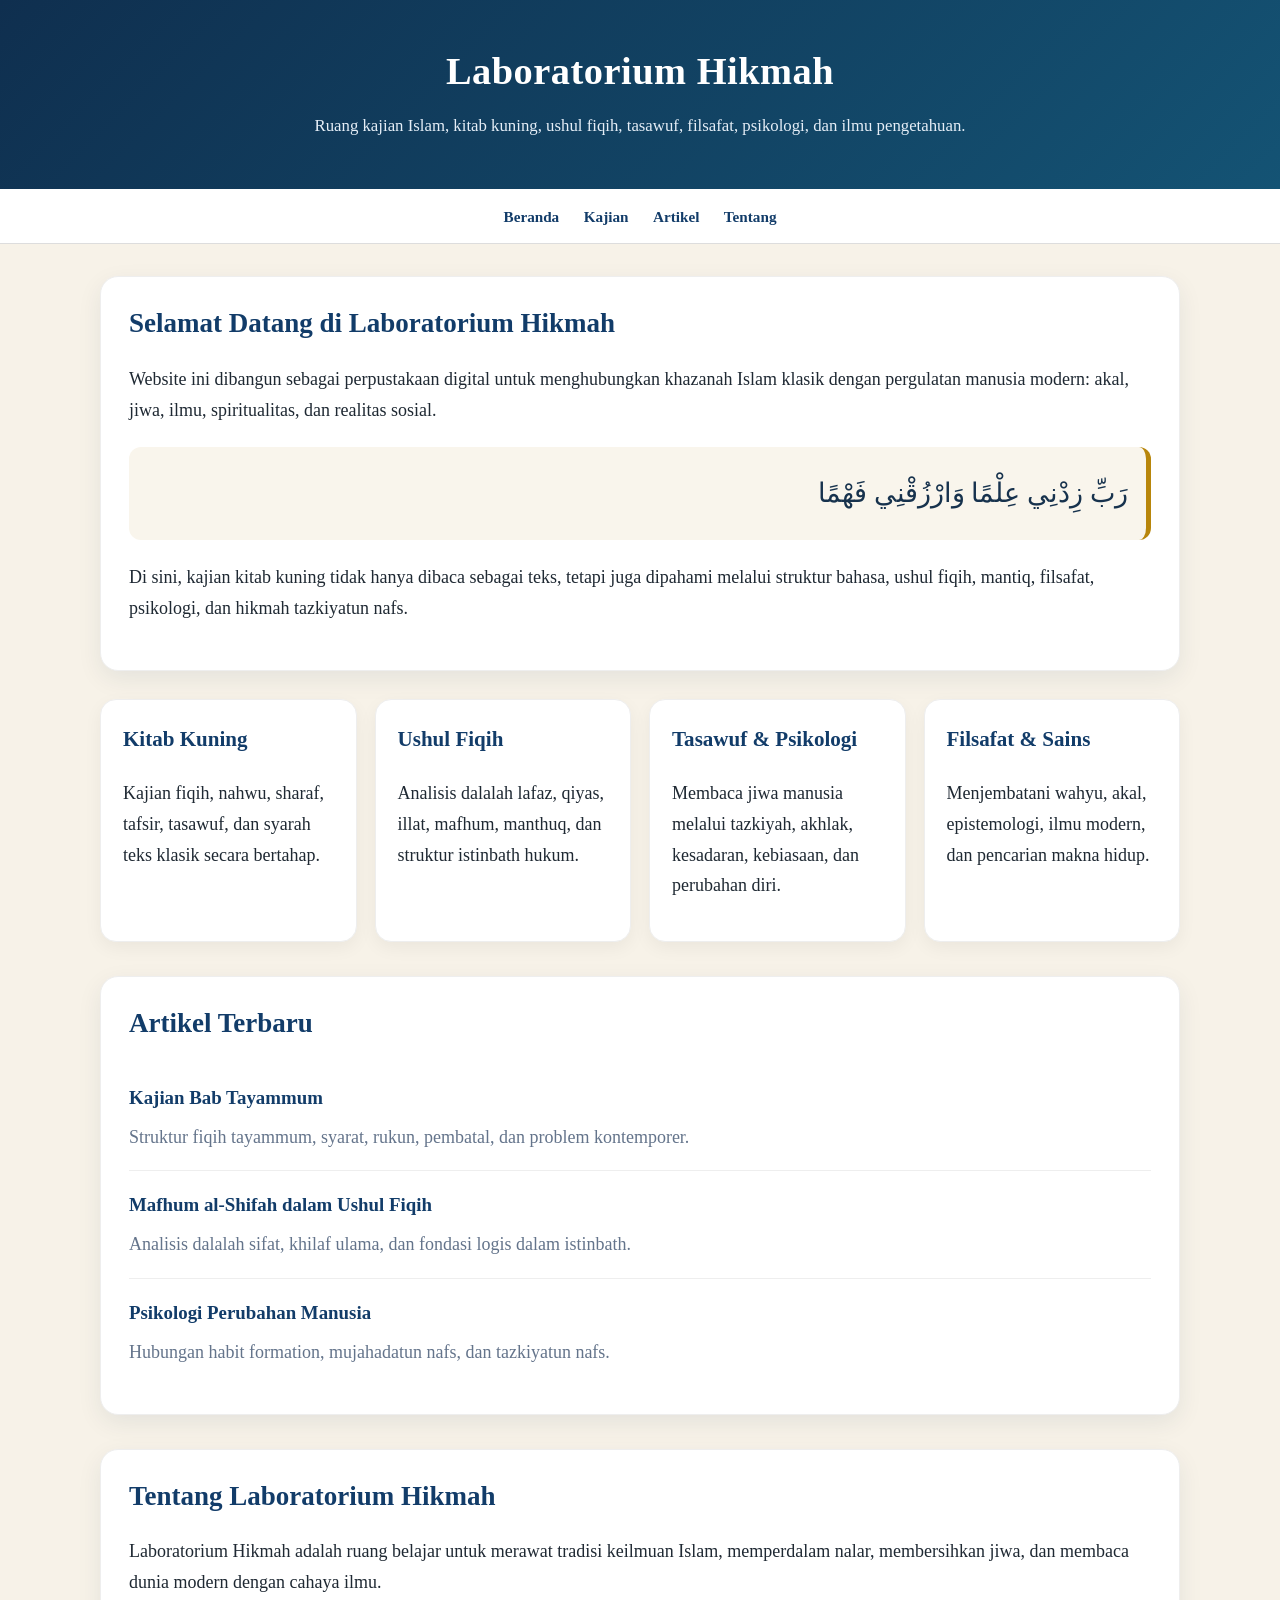
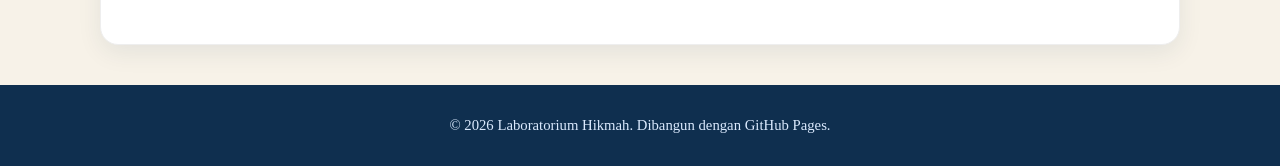
<file: index.html>
<!DOCTYPE html>
<html lang="id">
<head>
  <meta charset="UTF-8" />
  <meta name="viewport" content="width=device-width, initial-scale=1.0" />

  <title>Laboratorium Hikmah</title>

  <meta name="description" content="Laboratorium Hikmah adalah ruang kajian Islam, kitab kuning, filsafat, psikologi, tasawuf, dan ilmu pengetahuan." />

<link rel="stylesheet" href="assets/css/style.css">
</head>

<body>

  <header>
    <h1>Laboratorium Hikmah</h1>
    <p>Ruang kajian Islam, kitab kuning, ushul fiqih, tasawuf, filsafat, psikologi, dan ilmu pengetahuan.</p>
  </header>

 <nav>
  <a href="#beranda">Beranda</a>
  <a href="#kajian">Kajian</a>
  <a href="artikel/">Artikel</a>
  <a href="#tentang">Tentang</a>
</nav>

  <main class="container" id="beranda">

    <section class="hero">
      <h2>Selamat Datang di Laboratorium Hikmah</h2>

      <p>
        Website ini dibangun sebagai perpustakaan digital untuk menghubungkan khazanah Islam klasik
        dengan pergulatan manusia modern: akal, jiwa, ilmu, spiritualitas, dan realitas sosial.
      </p>

      <div class="arabic">
        رَبِّ زِدْنِي عِلْمًا وَارْزُقْنِي فَهْمًا
      </div>

      <p>
        Di sini, kajian kitab kuning tidak hanya dibaca sebagai teks, tetapi juga dipahami melalui
        struktur bahasa, ushul fiqih, mantiq, filsafat, psikologi, dan hikmah tazkiyatun nafs.
      </p>
    </section>

    <section class="grid" id="kajian">

      <div class="card">
        <h3>Kitab Kuning</h3>
        <p>Kajian fiqih, nahwu, sharaf, tafsir, tasawuf, dan syarah teks klasik secara bertahap.</p>
      </div>

      <div class="card">
        <h3>Ushul Fiqih</h3>
        <p>Analisis dalalah lafaz, qiyas, illat, mafhum, manthuq, dan struktur istinbath hukum.</p>
      </div>

      <div class="card">
        <h3>Tasawuf & Psikologi</h3>
        <p>Membaca jiwa manusia melalui tazkiyah, akhlak, kesadaran, kebiasaan, dan perubahan diri.</p>
      </div>

      <div class="card">
        <h3>Filsafat & Sains</h3>
        <p>Menjembatani wahyu, akal, epistemologi, ilmu modern, dan pencarian makna hidup.</p>
      </div>

    </section>

    <section class="article-list" id="artikel">
      <h2>Artikel Terbaru</h2>

      <div class="article-item">
        <a href="artikel/tayammum.html">Kajian Bab Tayammum</a>
        <p>Struktur fiqih tayammum, syarat, rukun, pembatal, dan problem kontemporer.</p>
      </div>

      <div class="article-item">
        <a href="#">Mafhum al-Shifah dalam Ushul Fiqih</a>
        <p>Analisis dalalah sifat, khilaf ulama, dan fondasi logis dalam istinbath.</p>
      </div>

      <div class="article-item">
        <a href="#">Psikologi Perubahan Manusia</a>
        <p>Hubungan habit formation, mujahadatun nafs, dan tazkiyatun nafs.</p>
      </div>

    </section>

    <section class="hero" id="tentang" style="margin-top: 34px;">
      <h2>Tentang Laboratorium Hikmah</h2>
      <p>
        Laboratorium Hikmah adalah ruang belajar untuk merawat tradisi keilmuan Islam,
        memperdalam nalar, membersihkan jiwa, dan membaca dunia modern dengan cahaya ilmu.
      </p>
    </section>

  </main>

  <footer>
    © 2026 Laboratorium Hikmah. Dibangun dengan GitHub Pages.
  </footer>

</body>
</html>
</file>
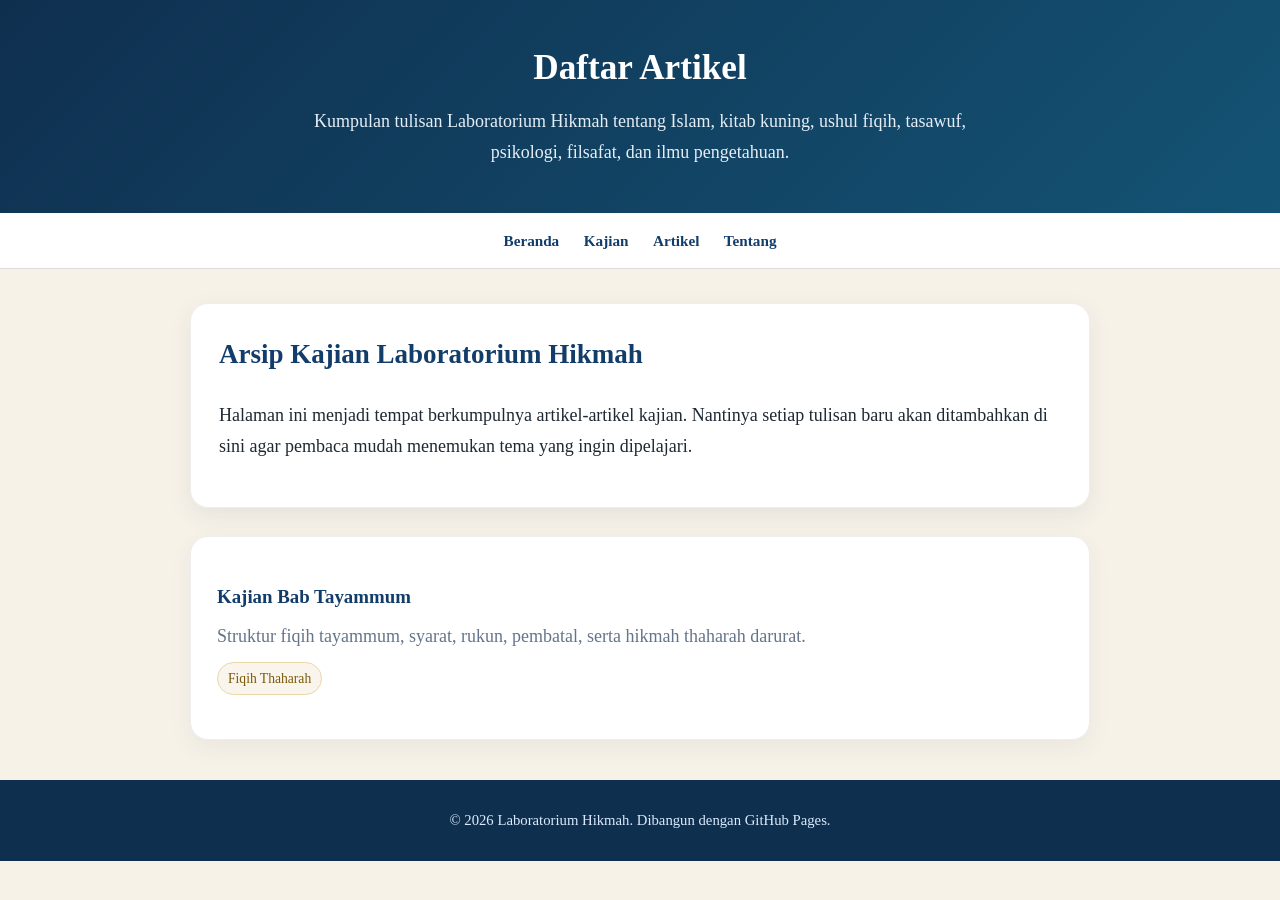
<file: artikel/index.html>
<!DOCTYPE html>
<html lang="id">
<head>
  <meta charset="UTF-8" />
  <meta name="viewport" content="width=device-width, initial-scale=1.0" />

  <title>Daftar Artikel - Laboratorium Hikmah</title>

  <meta name="description" content="Daftar artikel Laboratorium Hikmah: kajian Islam, kitab kuning, ushul fiqih, tasawuf, psikologi, filsafat, dan ilmu pengetahuan." />

  <style>
    :root {
      --bg: #f7f2e8;
      --card: #ffffff;
      --text: #1f2933;
      --muted: #64748b;
      --primary: #123c69;
      --accent: #b8860b;
    }

    * {
      box-sizing: border-box;
    }

    body {
      margin: 0;
      font-family: Georgia, "Times New Roman", serif;
      background: var(--bg);
      color: var(--text);
      line-height: 1.7;
      font-size: 18px;
    }

    header {
      background: linear-gradient(135deg, #0f2f4f, #145374);
      color: white;
      padding: 46px 22px;
      text-align: center;
    }

    header h1 {
      margin: 0;
      font-size: 2.2rem;
      line-height: 1.25;
    }

    header p {
      max-width: 720px;
      margin: 16px auto 0;
      color: #e5eef7;
    }

    nav {
      background: #ffffff;
      border-bottom: 1px solid #ddd;
      padding: 12px 16px;
      text-align: center;
      position: sticky;
      top: 0;
      z-index: 10;
    }

    nav a {
      color: var(--primary);
      text-decoration: none;
      margin: 0 10px;
      font-weight: bold;
      font-size: 0.95rem;
    }

    .container {
      width: min(900px, 92%);
      margin: 34px auto;
    }

    .intro {
      background: var(--card);
      padding: 28px;
      border-radius: 18px;
      box-shadow: 0 8px 24px rgba(15, 47, 79, 0.08);
      border: 1px solid #eee;
      margin-bottom: 28px;
    }

    .intro h2 {
      margin-top: 0;
      color: var(--primary);
    }

    .article-list {
      background: var(--card);
      padding: 26px;
      border-radius: 18px;
      border: 1px solid #eee;
      box-shadow: 0 8px 24px rgba(15, 47, 79, 0.06);
    }

    .article-item {
      padding: 18px 0;
      border-bottom: 1px solid #eee;
    }

    .article-item:last-child {
      border-bottom: none;
    }

    .article-item a {
      color: var(--primary);
      font-weight: bold;
      text-decoration: none;
      font-size: 1.18rem;
    }

    .article-item a:hover {
      text-decoration: underline;
    }

    .article-item p {
      margin: 8px 0 0;
      color: var(--muted);
    }

    .category {
      display: inline-block;
      margin-top: 10px;
      padding: 4px 10px;
      border-radius: 999px;
      background: #f9f5ec;
      color: #7a5a08;
      font-size: 0.85rem;
      border: 1px solid #ead7a5;
    }

    footer {
      text-align: center;
      padding: 28px 16px;
      margin-top: 40px;
      background: #0f2f4f;
      color: #dbeafe;
      font-size: 0.92rem;
    }

    @media (max-width: 600px) {
      body {
        font-size: 17px;
      }

      header h1 {
        font-size: 1.8rem;
      }

      .intro,
      .article-list {
        padding: 22px;
      }

      nav a {
        display: inline-block;
        margin: 6px 8px;
      }
    }
  </style>
</head>

<body>

  <header>
    <h1>Daftar Artikel</h1>
    <p>Kumpulan tulisan Laboratorium Hikmah tentang Islam, kitab kuning, ushul fiqih, tasawuf, psikologi, filsafat, dan ilmu pengetahuan.</p>
  </header>

  <nav>
    <a href="../index.html">Beranda</a>
    <a href="../index.html#kajian">Kajian</a>
    <a href="index.html">Artikel</a>
    <a href="../index.html#tentang">Tentang</a>
  </nav>

  <main class="container">

    <section class="intro">
      <h2>Arsip Kajian Laboratorium Hikmah</h2>
      <p>
        Halaman ini menjadi tempat berkumpulnya artikel-artikel kajian. Nantinya setiap tulisan baru
        akan ditambahkan di sini agar pembaca mudah menemukan tema yang ingin dipelajari.
      </p>
    </section>

    <section class="article-list">

      <div class="article-item">
        <a href="tayammum.html">Kajian Bab Tayammum</a>
        <p>Struktur fiqih tayammum, syarat, rukun, pembatal, serta hikmah thaharah darurat.</p>
        <span class="category">Fiqih Thaharah</span>
      </div>

    </section>

  </main>

  <footer>
    © 2026 Laboratorium Hikmah. Dibangun dengan GitHub Pages.
  </footer>

</body>
</html>
</file>
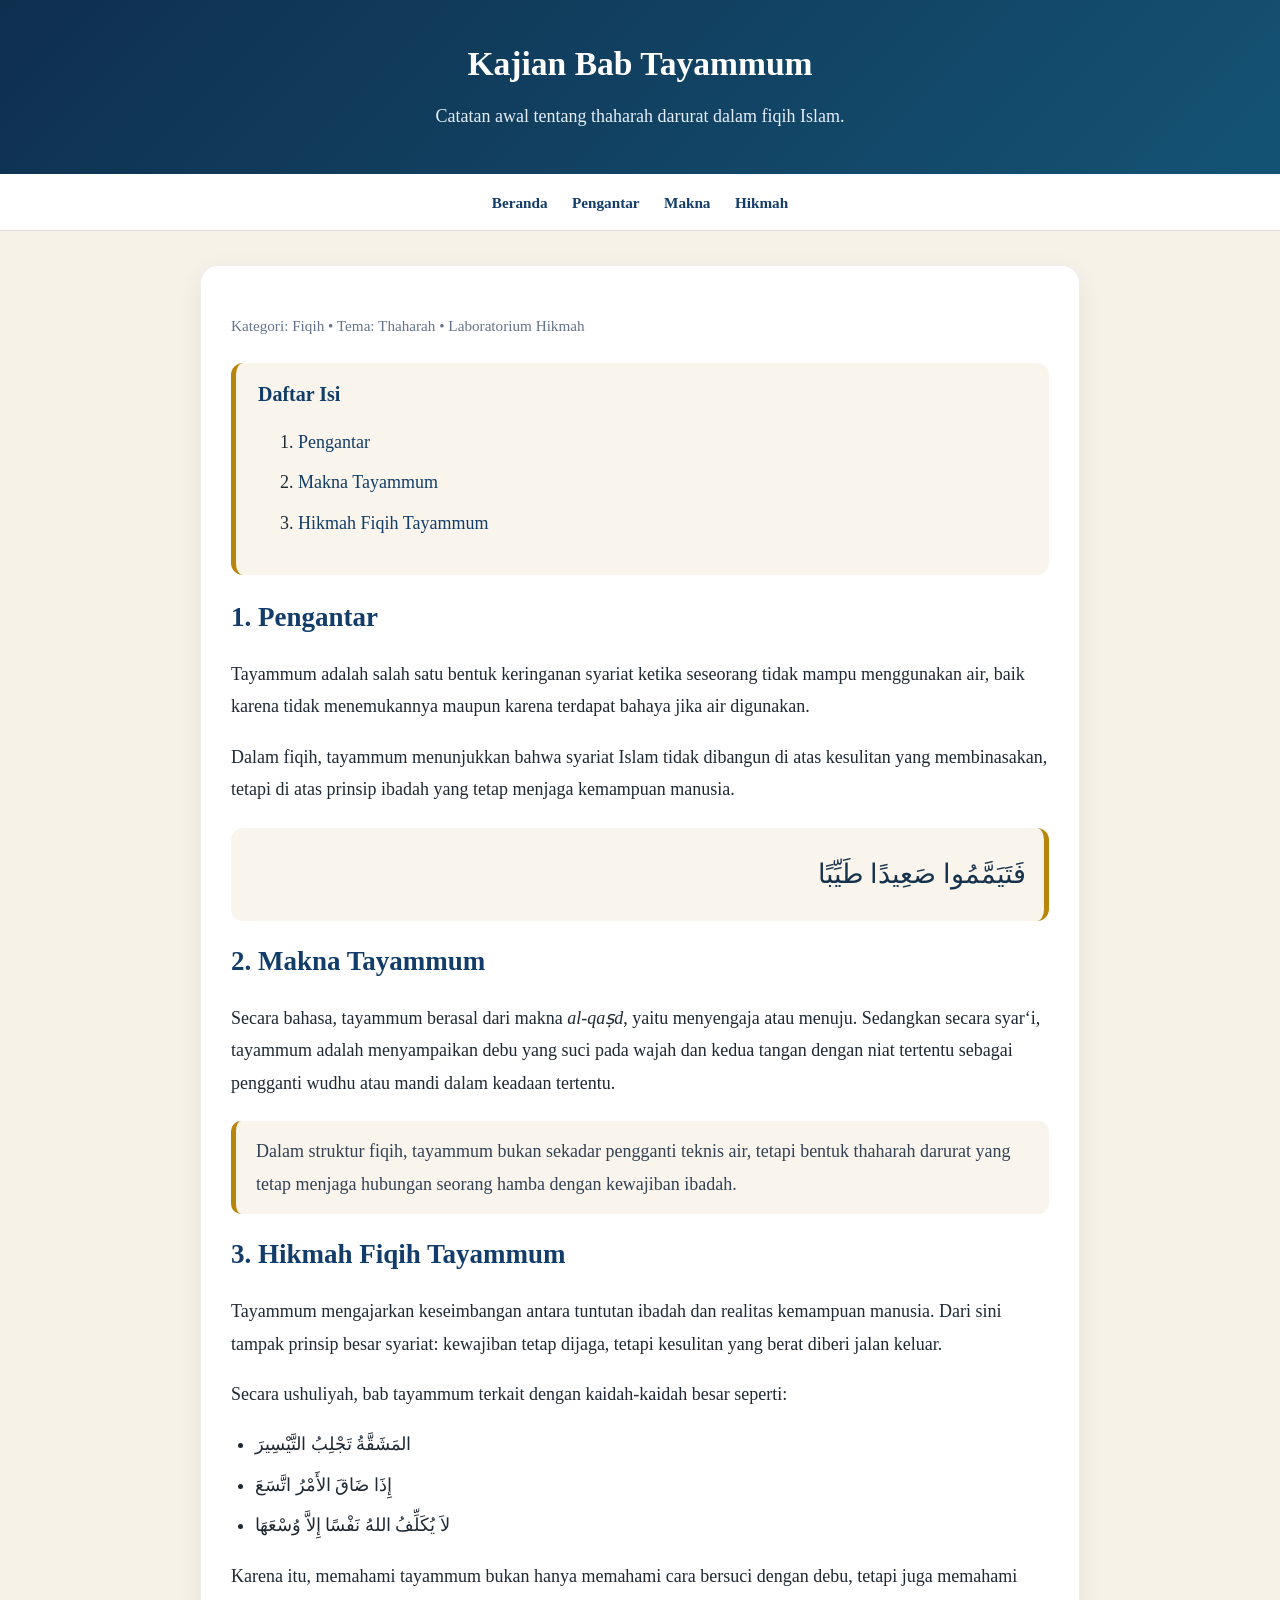
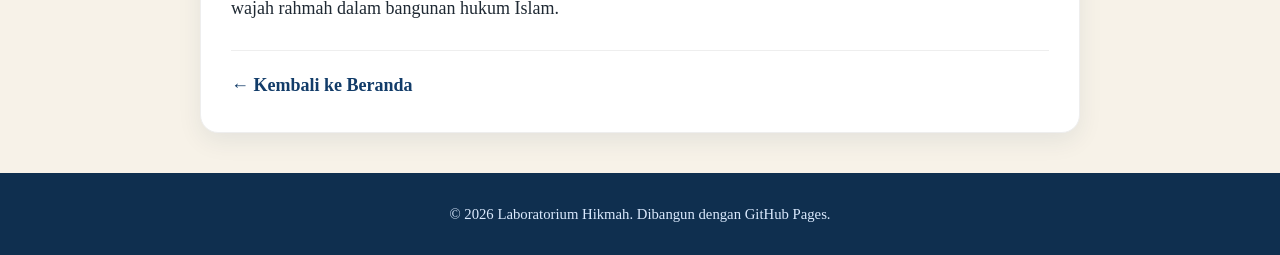
<file: artikel/tayammum.html>
<!DOCTYPE html>
<html lang="id">
<head>
  <meta charset="UTF-8" />
  <meta name="viewport" content="width=device-width, initial-scale=1.0" />

  <title>Kajian Bab Tayammum - Laboratorium Hikmah</title>

  <meta name="description" content="Kajian awal tentang bab tayammum dalam fiqih Islam, meliputi pengertian, fungsi, dan kedudukannya sebagai thaharah darurat." />

  <style>
    :root {
      --bg: #f7f2e8;
      --card: #ffffff;
      --text: #1f2933;
      --muted: #64748b;
      --primary: #123c69;
      --accent: #b8860b;
      --soft: #e8dcc3;
    }

    * {
      box-sizing: border-box;
    }

    body {
      margin: 0;
      font-family: Georgia, "Times New Roman", serif;
      background: var(--bg);
      color: var(--text);
      line-height: 1.8;
      font-size: 18px;
    }

    header {
      background: linear-gradient(135deg, #0f2f4f, #145374);
      color: white;
      padding: 42px 20px;
      text-align: center;
    }

    header h1 {
      margin: 0;
      font-size: 2.1rem;
      line-height: 1.3;
    }

    header p {
      margin: 14px auto 0;
      max-width: 760px;
      color: #e5eef7;
    }

    nav {
      background: #ffffff;
      border-bottom: 1px solid #ddd;
      padding: 12px 16px;
      text-align: center;
      position: sticky;
      top: 0;
      z-index: 10;
    }

    nav a {
      color: var(--primary);
      text-decoration: none;
      margin: 0 10px;
      font-weight: bold;
      font-size: 0.95rem;
    }

    .container {
      width: min(880px, 92%);
      margin: 34px auto;
    }

    article {
      background: var(--card);
      border-radius: 18px;
      padding: 30px;
      box-shadow: 0 8px 24px rgba(15, 47, 79, 0.08);
      border: 1px solid #eee;
    }

    h2, h3 {
      color: var(--primary);
      line-height: 1.35;
    }

    .meta {
      color: var(--muted);
      font-size: 0.95rem;
      margin-bottom: 24px;
    }

    .toc {
      background: #f9f5ec;
      border-left: 5px solid var(--accent);
      padding: 18px 22px;
      border-radius: 12px;
      margin: 24px 0;
    }

    .toc h2 {
      margin-top: 0;
      font-size: 1.25rem;
    }

    .toc a {
      color: var(--primary);
      text-decoration: none;
    }

    .arabic {
      direction: rtl;
      text-align: right;
      font-size: 1.7rem;
      line-height: 2.1;
      color: #17324d;
      background: #f9f5ec;
      padding: 18px;
      border-right: 5px solid var(--accent);
      border-radius: 12px;
      margin: 22px 0;
    }

    blockquote {
      border-left: 5px solid var(--accent);
      background: #f9f5ec;
      padding: 14px 20px;
      margin: 22px 0;
      border-radius: 10px;
      color: #334155;
    }

    ul {
      padding-left: 24px;
    }

    li {
      margin-bottom: 8px;
    }

    .back {
      margin-top: 26px;
      padding-top: 18px;
      border-top: 1px solid #eee;
    }

    .back a {
      color: var(--primary);
      font-weight: bold;
      text-decoration: none;
    }

    footer {
      text-align: center;
      padding: 28px 16px;
      margin-top: 40px;
      background: #0f2f4f;
      color: #dbeafe;
      font-size: 0.92rem;
    }

    @media (max-width: 600px) {
      body {
        font-size: 17px;
      }

      article {
        padding: 22px;
      }

      header h1 {
        font-size: 1.75rem;
      }

      .arabic {
        font-size: 1.35rem;
      }

      nav a {
        display: inline-block;
        margin: 6px 8px;
      }
    }
  </style>
</head>

<body>

  <header>
    <h1>Kajian Bab Tayammum</h1>
    <p>Catatan awal tentang thaharah darurat dalam fiqih Islam.</p>
  </header>

  <nav>
    <a href="../index.html">Beranda</a>
    <a href="#pengantar">Pengantar</a>
    <a href="#makna">Makna</a>
    <a href="#hikmah">Hikmah</a>
  </nav>

  <main class="container">
    <article>

      <p class="meta">
        Kategori: Fiqih • Tema: Thaharah • Laboratorium Hikmah
      </p>

      <section class="toc">
        <h2>Daftar Isi</h2>
        <ol>
          <li><a href="#pengantar">Pengantar</a></li>
          <li><a href="#makna">Makna Tayammum</a></li>
          <li><a href="#hikmah">Hikmah Fiqih Tayammum</a></li>
        </ol>
      </section>

      <h2 id="pengantar">1. Pengantar</h2>

      <p>
        Tayammum adalah salah satu bentuk keringanan syariat ketika seseorang tidak mampu
        menggunakan air, baik karena tidak menemukannya maupun karena terdapat bahaya jika air
        digunakan.
      </p>

      <p>
        Dalam fiqih, tayammum menunjukkan bahwa syariat Islam tidak dibangun di atas kesulitan
        yang membinasakan, tetapi di atas prinsip ibadah yang tetap menjaga kemampuan manusia.
      </p>

      <div class="arabic">
        فَتَيَمَّمُوا صَعِيدًا طَيِّبًا
      </div>

      <h2 id="makna">2. Makna Tayammum</h2>

      <p>
        Secara bahasa, tayammum berasal dari makna <em>al-qaṣd</em>, yaitu menyengaja atau menuju.
        Sedangkan secara syar‘i, tayammum adalah menyampaikan debu yang suci pada wajah dan kedua
        tangan dengan niat tertentu sebagai pengganti wudhu atau mandi dalam keadaan tertentu.
      </p>

      <blockquote>
        Dalam struktur fiqih, tayammum bukan sekadar pengganti teknis air, tetapi bentuk
        thaharah darurat yang tetap menjaga hubungan seorang hamba dengan kewajiban ibadah.
      </blockquote>

      <h2 id="hikmah">3. Hikmah Fiqih Tayammum</h2>

      <p>
        Tayammum mengajarkan keseimbangan antara tuntutan ibadah dan realitas kemampuan manusia.
        Dari sini tampak prinsip besar syariat: kewajiban tetap dijaga, tetapi kesulitan yang berat
        diberi jalan keluar.
      </p>

      <p>
        Secara ushuliyah, bab tayammum terkait dengan kaidah-kaidah besar seperti:
      </p>

      <ul>
        <li>المَشَقَّةُ تَجْلِبُ التَّيْسِيرَ</li>
        <li>إِذَا ضَاقَ الأَمْرُ اتَّسَعَ</li>
        <li>لاَ يُكَلِّفُ اللهُ نَفْسًا إِلاَّ وُسْعَهَا</li>
      </ul>

      <p>
        Karena itu, memahami tayammum bukan hanya memahami cara bersuci dengan debu, tetapi juga
        memahami wajah rahmah dalam bangunan hukum Islam.
      </p>

      <div class="back">
        <a href="../index.html">← Kembali ke Beranda</a>
      </div>

    </article>
  </main>

  <footer>
    © 2026 Laboratorium Hikmah. Dibangun dengan GitHub Pages.
  </footer>

</body>
</html>
</file>
<file: assets/css/style.css>
:root {
  --bg: #f7f2e8;
  --card: #ffffff;
  --text: #1f2933;
  --muted: #64748b;
  --primary: #123c69;
  --accent: #b8860b;
  --soft: #e8dcc3;
}

* {
  box-sizing: border-box;
}

body {
  margin: 0;
  font-family: Georgia, "Times New Roman", serif;
  background: var(--bg);
  color: var(--text);
  line-height: 1.7;
  font-size: 18px;
}

header {
  background: linear-gradient(135deg, #0f2f4f, #145374);
  color: white;
  padding: 48px 22px;
  text-align: center;
}

header h1 {
  margin: 0;
  font-size: 2.4rem;
  line-height: 1.2;
  letter-spacing: 0.5px;
}

header p {
  max-width: 720px;
  margin: 18px auto 0;
  font-size: 1.05rem;
  color: #e5eef7;
}

nav {
  background: #ffffff;
  border-bottom: 1px solid #ddd;
  padding: 12px 16px;
  text-align: center;
  position: sticky;
  top: 0;
  z-index: 10;
}

nav a {
  color: var(--primary);
  text-decoration: none;
  margin: 0 10px;
  font-weight: bold;
  font-size: 0.95rem;
}

nav a:hover {
  text-decoration: underline;
}

.container {
  width: min(1080px, 92%);
  margin: 32px auto;
}

.hero,
.intro,
.article-list,
article {
  background: var(--card);
  border-radius: 18px;
  padding: 28px;
  box-shadow: 0 8px 24px rgba(15, 47, 79, 0.08);
  border: 1px solid #eee;
}

.hero h2,
.intro h2,
.article-list h2,
article h2,
article h3 {
  margin-top: 0;
  color: var(--primary);
  line-height: 1.35;
}

.arabic {
  direction: rtl;
  text-align: right;
  font-size: 1.7rem;
  line-height: 2.1;
  color: #17324d;
  background: #f9f5ec;
  padding: 18px;
  border-right: 5px solid var(--accent);
  border-radius: 12px;
  margin: 22px 0;
}

.grid {
  display: grid;
  grid-template-columns: repeat(auto-fit, minmax(220px, 1fr));
  gap: 18px;
  margin-top: 28px;
}

.card {
  background: var(--card);
  padding: 22px;
  border-radius: 16px;
  border: 1px solid #eee;
  box-shadow: 0 6px 18px rgba(0, 0, 0, 0.05);
}

.card h3 {
  margin-top: 0;
  color: var(--primary);
}

.article-list {
  margin-top: 34px;
}

.article-item {
  padding: 18px 0;
  border-bottom: 1px solid #eee;
}

.article-item:last-child {
  border-bottom: none;
}

.article-item a {
  color: var(--primary);
  font-weight: bold;
  text-decoration: none;
  font-size: 1.18rem;
}

.article-item a:hover {
  text-decoration: underline;
}

.article-item p {
  margin: 8px 0 0;
  color: var(--muted);
}

.category {
  display: inline-block;
  margin-top: 10px;
  padding: 4px 10px;
  border-radius: 999px;
  background: #f9f5ec;
  color: #7a5a08;
  font-size: 0.85rem;
  border: 1px solid #ead7a5;
}

.meta {
  color: var(--muted);
  font-size: 0.95rem;
  margin-bottom: 24px;
}

.toc {
  background: #f9f5ec;
  border-left: 5px solid var(--accent);
  padding: 18px 22px;
  border-radius: 12px;
  margin: 24px 0;
}

.toc h2 {
  margin-top: 0;
  font-size: 1.25rem;
}

.toc a {
  color: var(--primary);
  text-decoration: none;
}

blockquote {
  border-left: 5px solid var(--accent);
  background: #f9f5ec;
  padding: 14px 20px;
  margin: 22px 0;
  border-radius: 10px;
  color: #334155;
}

.back {
  margin-top: 26px;
  padding-top: 18px;
  border-top: 1px solid #eee;
}

.back a {
  color: var(--primary);
  font-weight: bold;
  text-decoration: none;
}

footer {
  text-align: center;
  padding: 28px 16px;
  margin-top: 40px;
  background: #0f2f4f;
  color: #dbeafe;
  font-size: 0.92rem;
}

@media (max-width: 600px) {
  body {
    font-size: 17px;
  }

  header h1 {
    font-size: 2rem;
  }

  .hero,
  .intro,
  .article-list,
  article {
    padding: 22px;
  }

  nav a {
    display: inline-block;
    margin: 6px 8px;
  }

  .arabic {
    font-size: 1.35rem;
  }
}
</file>
